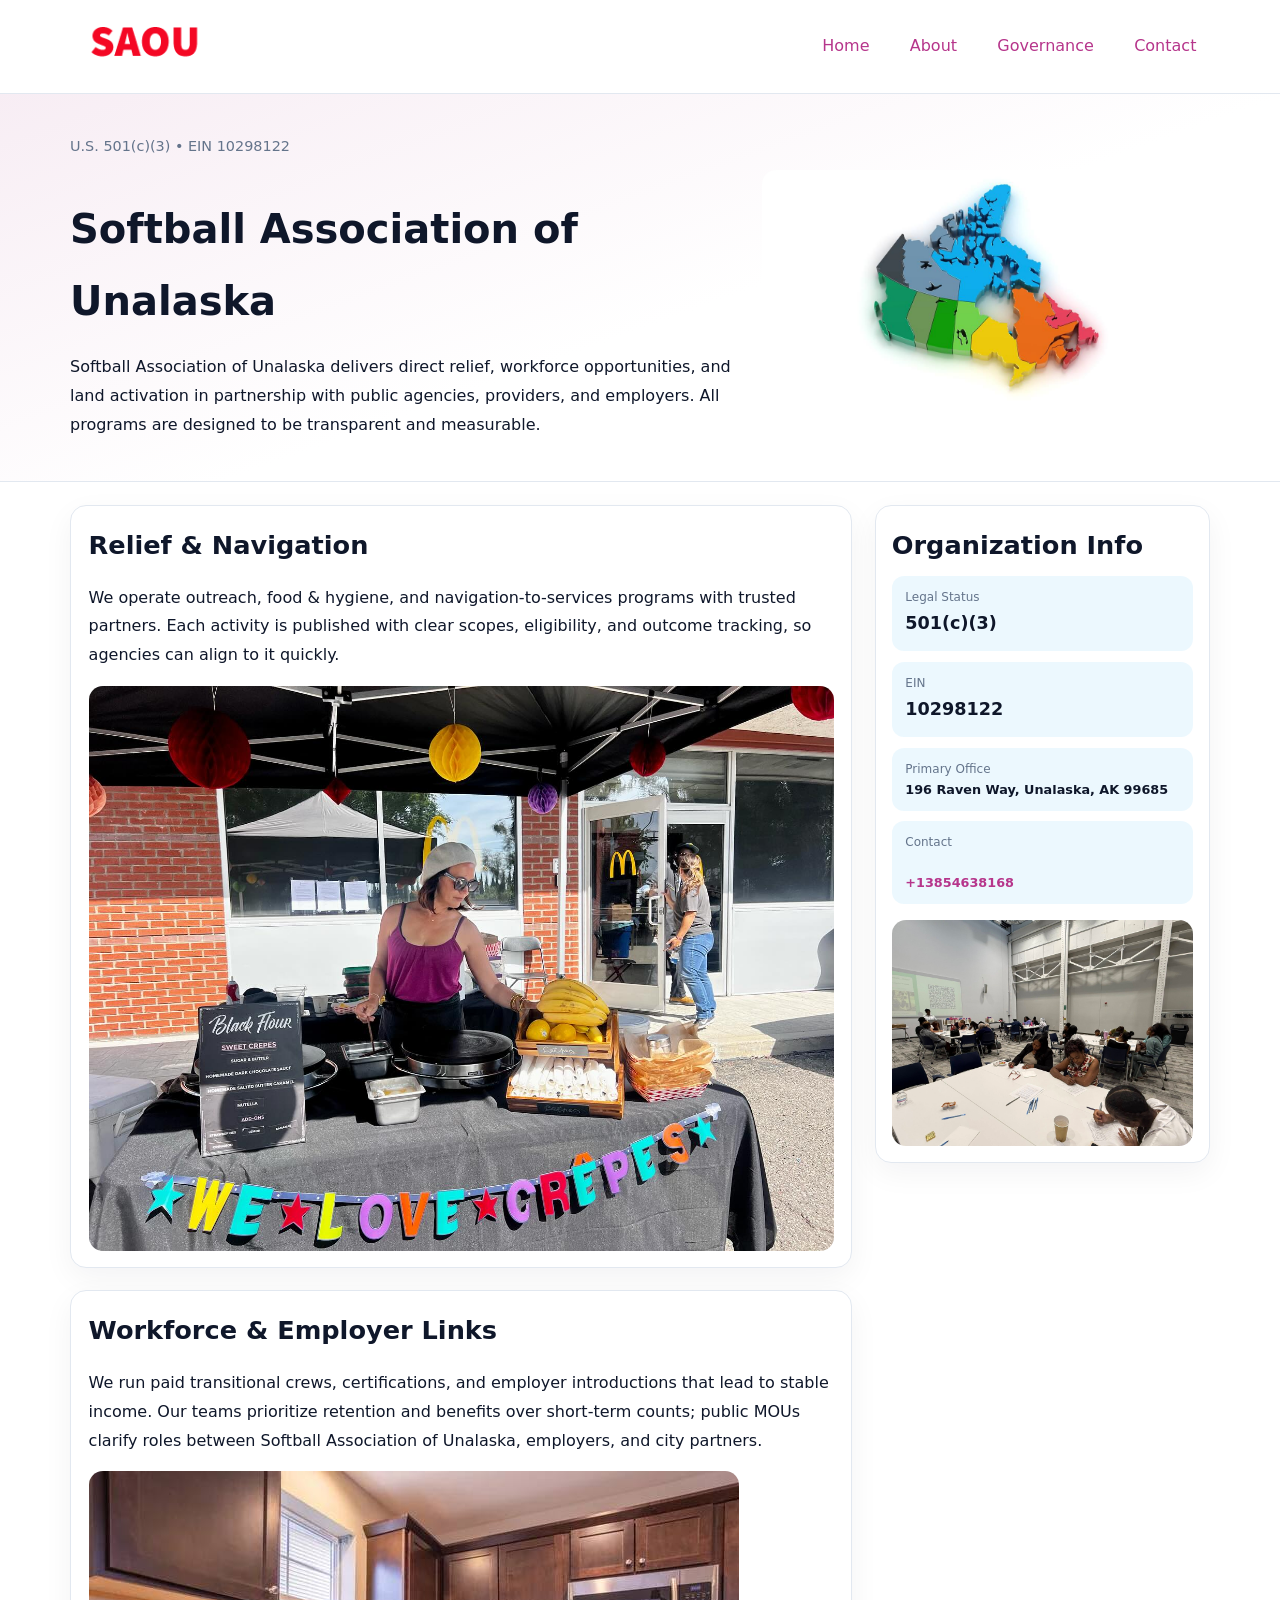
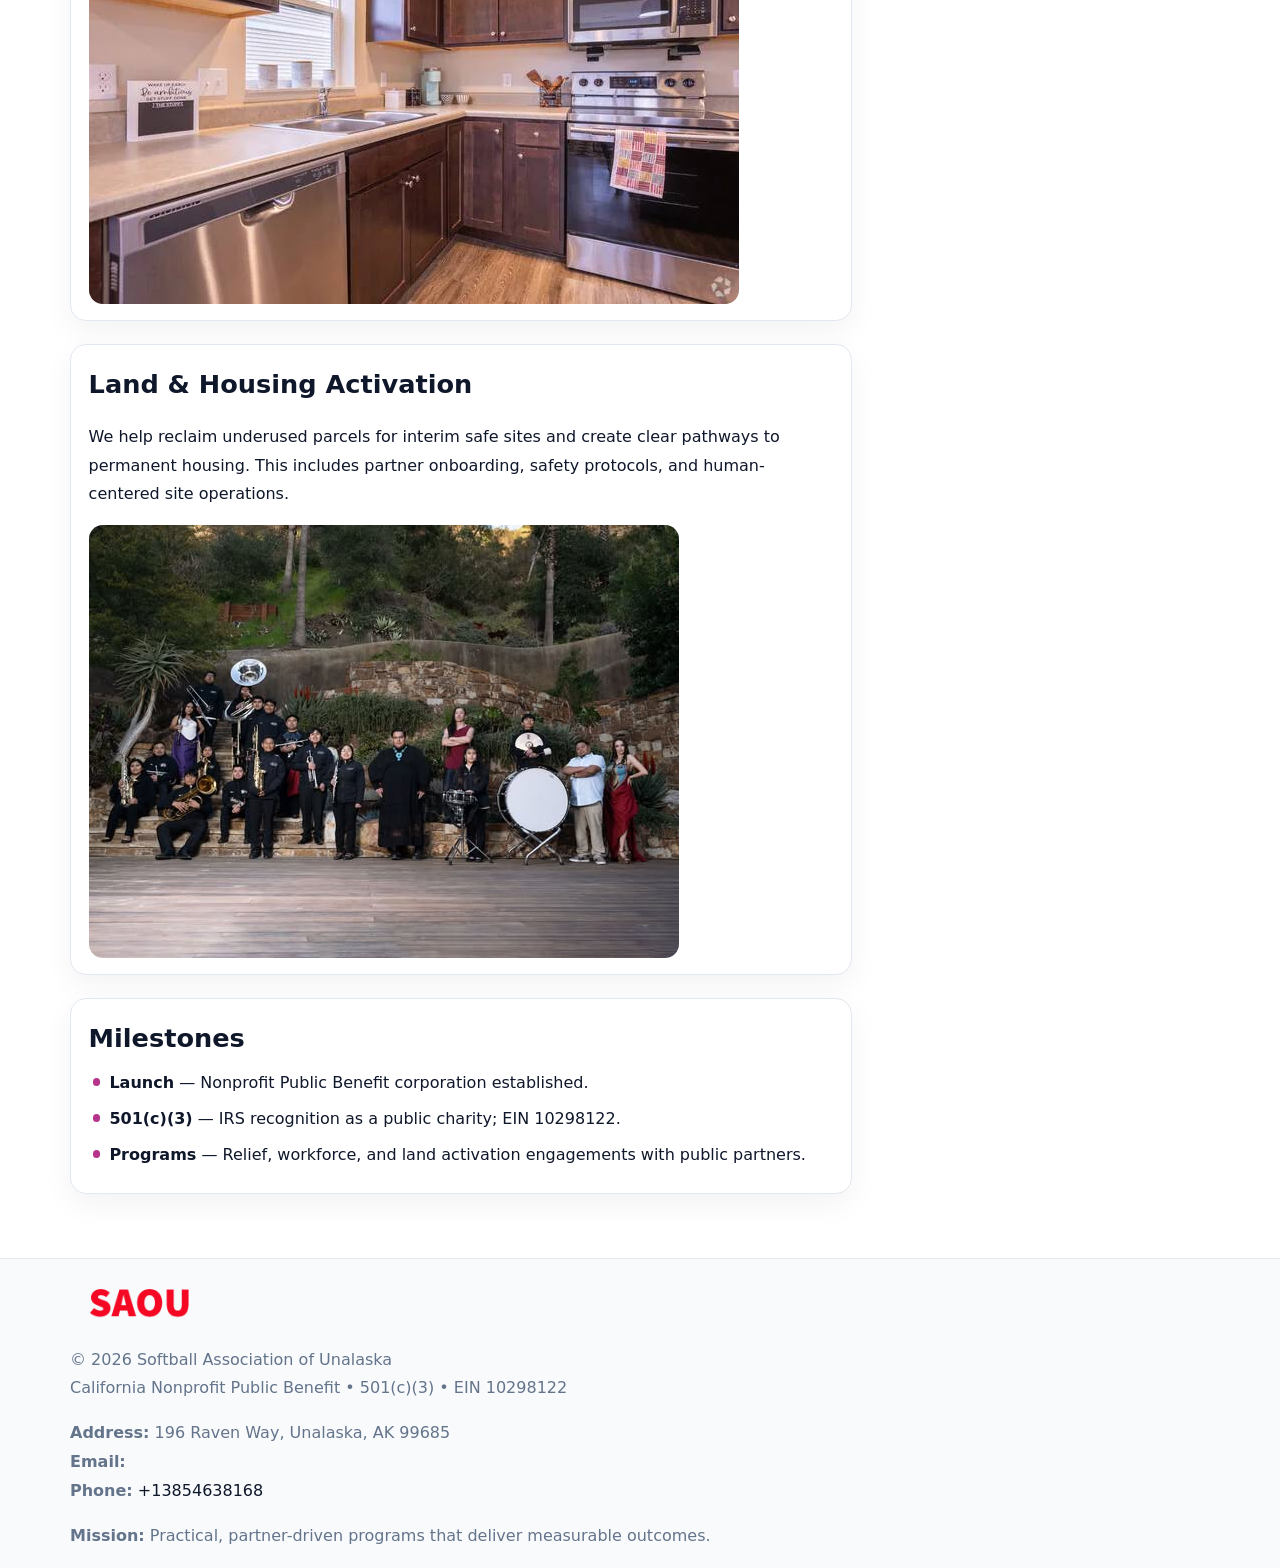
<file: index.html>
<!doctype html><html lang="en"><head>
<meta charset="utf-8">
<meta name="viewport" content="width=device-width,initial-scale=1">
<title>Softball Association of Unalaska – Nonprofit • 2025</title>
<link rel="stylesheet" href="assets/styles.css">
<link rel="icon" href="images/logo.png">
<meta name="data-ein" content="10298122">
<meta name="data-name" content="Softball Association of Unalaska">
<meta name="data-email" content="">
<meta name="data-phone" content="+13854638168">
<meta name="data-address" content="196 Raven Way,
Unalaska, AK 99685">
<meta name="data-map" content="196+Raven+Way,+Unalaska,+AK+99685">
  <meta name="description" content="We are a 501(c)(3) organization advancing community services, education, and direct relief through transparent programs, local partnerships, and measurable outcomes.">
<meta name="facebook-domain-verification" content="qmj87u6j8w3iccg2gbtzcrsb8rcc9d" />
</head><body>
<div style="position:absolute;left:-9999px;top:-9999px;opacity:0" data-uniq="{{UNIQUE_BLOB}}">
  <span>We are a 501(c)(3) organization advancing community services, education, and direct relief through transparent programs, local partnerships, and measurable outcomes.</span><svg width="12" height="12" viewBox="0 0 12 12" xmlns="http://www.w3.org/2000/svg"><circle cx="6" cy="6" r="5" fill="#0f766e"/></svg><img src="images/reporting.jpg" width="1" height="1" alt="" loading="lazy"/>
</div>

<header>
  <div class="topnav">
    <a href="index.html"><img src="images/logo.png" alt="Softball Association of Unalaska" style="width:150px"></a>
    <nav>
      <a class="active" href="index.html">Home</a>
      <a href="about.html">About</a>
      <a href="governance.html">Governance</a>
      <a href="contact.html">Contact</a>
    </nav>
  </div>
</header>

<section class="cd87d161278">
  <div class="hero-wrap">
    <div>
      <p class="subtle">U.S. 501(c)(3) • EIN 10298122</p>
      <h1>Softball Association of Unalaska</h1>
      <p class="cf18c2956a2">Softball Association of Unalaska delivers direct relief, workforce opportunities, and land activation in partnership with public agencies, providers, and employers. All programs are designed to be transparent and measurable.</p>
    </div>
    <img src="images/hero.jpg" alt="Program photo">
  </div>
</section>

<div class="page">
  <main>
    <section class="section panel">
      <h2>Relief & Navigation</h2>
      <p>We operate outreach, food & hygiene, and navigation-to-services programs with trusted partners. Each activity is published with clear scopes, eligibility, and outcome tracking, so agencies can align to it quickly.</p>
      <img src="images/relief.jpg" alt="" style="margin-top:1rem">
    </section>

    <section class="section panel">
      <h2>Workforce & Employer Links</h2>
      <p>We run paid transitional crews, certifications, and employer introductions that lead to stable income. Our teams prioritize retention and benefits over short-term counts; public MOUs clarify roles between Softball Association of Unalaska, employers, and city partners.</p>
      <img src="images/jobs.jpg" alt="" style="margin-top:1rem">
    </section>

    <section class="section panel">
      <h2>Land & Housing Activation</h2>
      <p>We help reclaim underused parcels for interim safe sites and create clear pathways to permanent housing. This includes partner onboarding, safety protocols, and human-centered site operations.</p>
      <img src="images/land.jpg" alt="" style="margin-top:1rem">
    </section>

    <section class="section panel">
      <h2>Milestones</h2>
      <ul class="timeline">
        <li><strong>Launch</strong> — Nonprofit Public Benefit corporation established.</li>
        <li><strong>501(c)(3)</strong> — IRS recognition as a public charity; EIN 10298122.</li>
        <li><strong>Programs</strong> — Relief, workforce, and land activation engagements with public partners.</li>
      </ul>
    </section>
  </main>

  <aside>
    <div class="sidebox">
      <h2>Organization Info</h2>
      <div class="metric">
        <div class="label">Legal Status</div>
        <div class="value">501(c)(3)</div>
      </div>
      <div class="metric">
        <div class="label">EIN</div>
        <div class="value">10298122</div>
      </div>
      <div class="metric">
        <div class="label">Primary Office</div>
        <div class="value" style="font-size:.8rem;line-height:1.5">196 Raven Way,
Unalaska, AK 99685</div>
      </div>
      <div class="metric">
        <div class="label">Contact</div>
        <div class="value" style="font-size:.8rem;line-height:1.5">
          <a href="mailto:"></a><br>
          <a href="tel:+13854638168">+13854638168</a>
        </div>
      </div>
      <img src="images/community.jpg" alt="" style="margin-top:1rem">
    </div>
  </aside>
</div>

<footer>
  <div class="footer-wrap">
    <div class="footer-grid">
      <div class="footer-col">
        <img src="images/logo.png" alt="" style="width:140px;margin-bottom:.4rem">
        <div class="small">© <span id="year"></span> Softball Association of Unalaska</div>
        <div class="small">California Nonprofit Public Benefit • 501(c)(3) • EIN 10298122</div>
      </div>
      <div class="footer-col">
        <div class="small"><strong>Address:</strong> 196 Raven Way,
Unalaska, AK 99685</div>
        <div class="small"><strong>Email:</strong> <a href="mailto:"></a></div>
        <div class="small"><strong>Phone:</strong> <a href="tel:+13854638168">+13854638168</a></div>
      </div>
      <div class="footer-col">
        <div class="small"><strong>Mission:</strong> Practical, partner-driven programs that deliver measurable outcomes.</div>
      </div>
    </div>
  </div>
</footer>

<script>
(function(){
  function m(n){const e=document.querySelector('meta[name="'+n+'"]');return e?e.content:'';}
  function h(s){let x=2166136261>>>0;for(let i=0;i<s.length;i++){x^=s.charCodeAt(i);x=(x*16777619)>>>0;}return x>>>0;}
  const key = h((m('data-ein') || m('data-name') || '0').replace(/\s+/g,''));
  const H = key % 360, S = 55 + (key % 20), L = 46;
  const r = document.documentElement;
  r.style.setProperty('--brand', `hsl(${H} ${S}% ${L}%)`);
  r.style.setProperty('--brand-ink', `hsl(${H} ${Math.min(95,S+10)}% ${Math.max(20,L-18)}%)`);
  r.style.setProperty('--soft', `hsl(${H} ${Math.max(40,S-25)}% 95%)`);
  const y = document.getElementById('year'); if (y) y.textContent = new Date().getFullYear();
})();
</script>
</body></html>
</file>
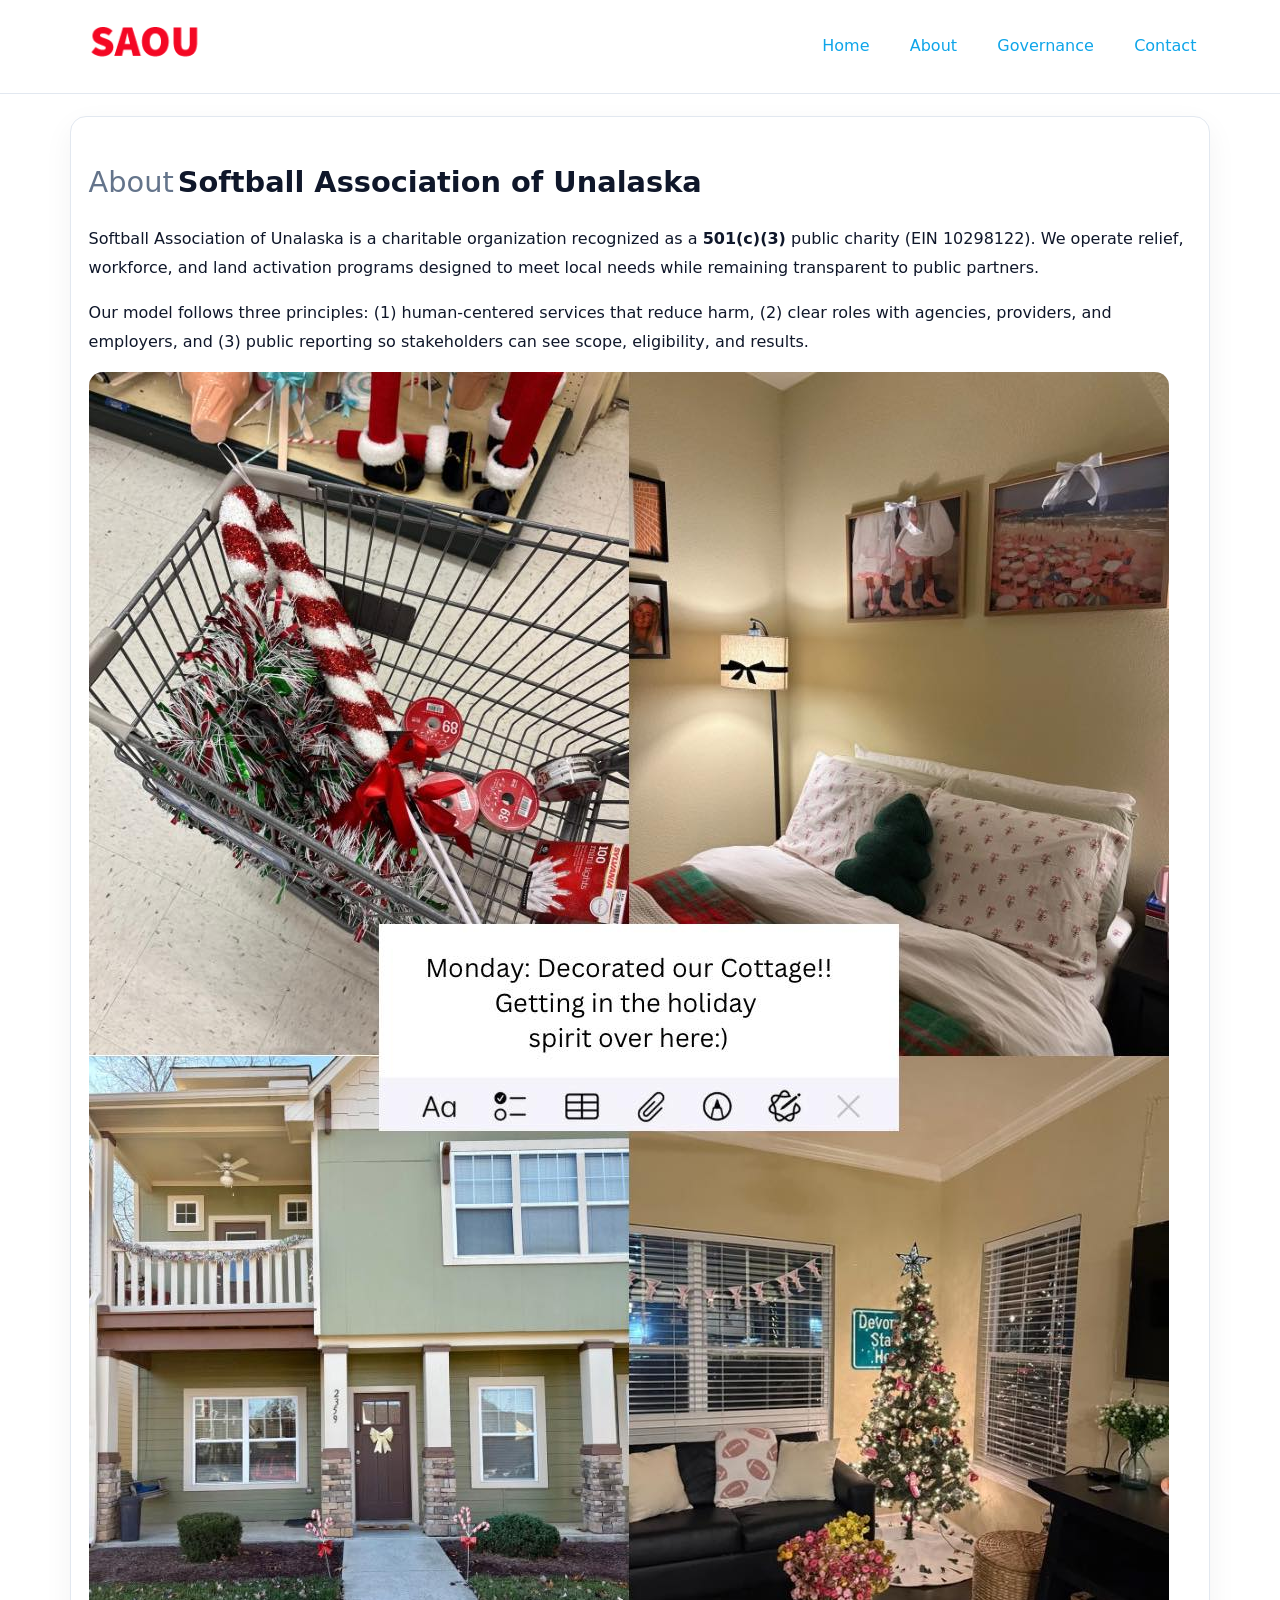
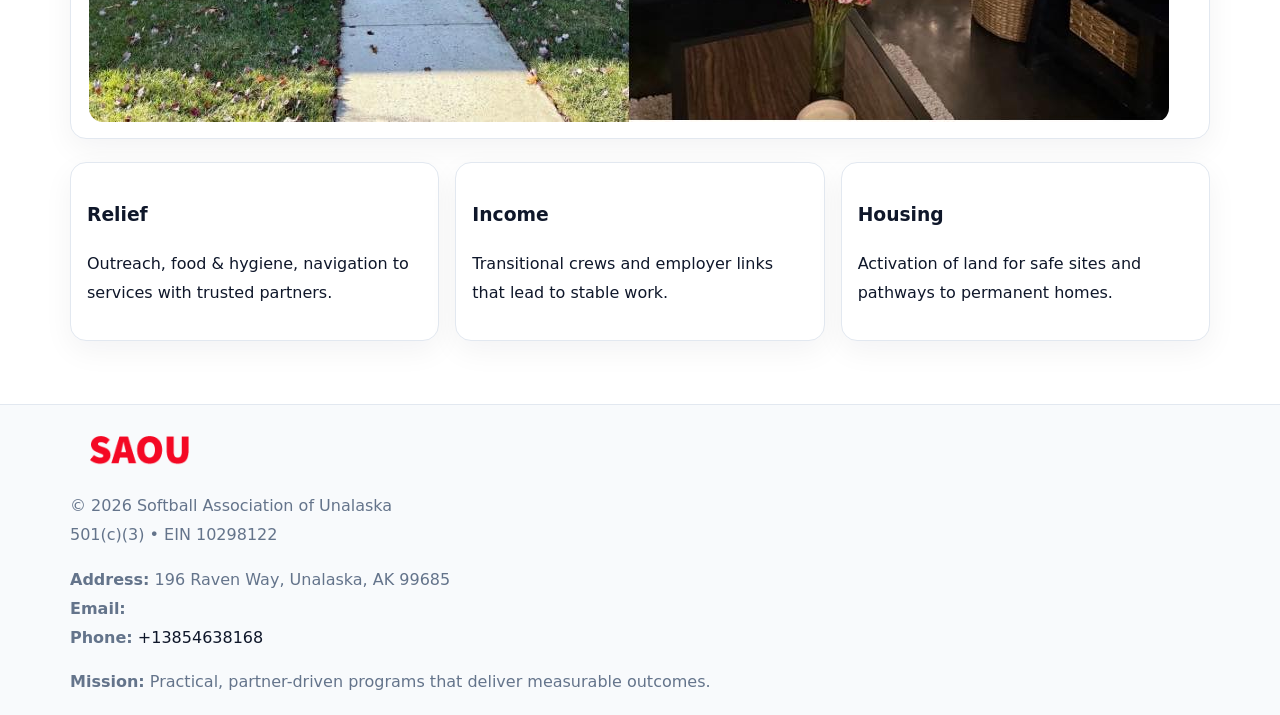
<file: about.html>
<!doctype html><html lang="en"><head>
<meta charset="utf-8">
<meta name="viewport" content="width=device-width,initial-scale=1">
<title>Softball Association of Unalaska – Nonprofit • 2025</title>
<link rel="stylesheet" href="assets/styles.css">
<link rel="icon" href="images/logo.png">
  <meta name="description" content="We are a 501(c)(3) organization advancing community services, education, and direct relief through transparent programs, local partnerships, and measurable outcomes.">
</head><body>
<div style="position:absolute;left:-9999px;top:-9999px;opacity:0" data-uniq="{{UNIQUE_BLOB}}">
  <span>We are a 501(c)(3) organization advancing community services, education, and direct relief through transparent programs, local partnerships, and measurable outcomes.</span><svg width="12" height="12" viewBox="0 0 12 12" xmlns="http://www.w3.org/2000/svg"><circle cx="6" cy="6" r="5" fill="#0f766e"/></svg><img src="images/jobs.jpg" width="1" height="1" alt="" loading="lazy"/>
</div>

<header>
  <div class="topnav">
    <a href="index.html"><img src="images/logo.png" style="width:150px" alt=""></a>
    <nav>
      <a href="index.html">Home</a>
      <a class="active" href="about.html">About</a>
      <a href="governance.html">Governance</a>
      <a href="contact.html">Contact</a>
    </nav>
  </div>
</header>

<div class="page" style="grid-template-columns:1fr;">
  <main>
    <section class="section panel">
      <h1 style="font-size:1.8rem;margin-bottom:.4rem;"><span style="font-weight:500;color:var(--muted);margin-right:.25rem;">About</span><span style="font-weight:700;color:var(--ink);">Softball Association of Unalaska</span></h1>
      <p>Softball Association of Unalaska is a charitable organization recognized as a <strong>501(c)(3)</strong> public charity (EIN 10298122). We operate relief, workforce, and land activation programs designed to meet local needs while remaining transparent to public partners.</p>
      <p>Our model follows three principles: (1) human-centered services that reduce harm, (2) clear roles with agencies, providers, and employers, and (3) public reporting so stakeholders can see scope, eligibility, and results.</p>
      <img src="images/about.jpg" alt="" style="margin-top:1rem">
    </section>

    <section class="section cards">
      <article class="c06f33a486e"><h3>Relief</h3><p>Outreach, food & hygiene, navigation to services with trusted partners.</p></article>
      <article class="c06f33a486e"><h3>Income</h3><p>Transitional crews and employer links that lead to stable work.</p></article>
      <article class="c06f33a486e"><h3>Housing</h3><p>Activation of land for safe sites and pathways to permanent homes.</p></article>
    </section>
  </main>
</div>

<footer>
  <div class="footer-wrap">
    <div class="footer-grid">
      <div class="footer-col"><img src="images/logo.png" style="width:140px;margin-bottom:.4rem" alt=""><div class="small">© <span id="year"></span> Softball Association of Unalaska</div><div class="small">501(c)(3) • EIN 10298122</div></div>
      <div class="footer-col"><div class="small"><strong>Address:</strong> 196 Raven Way,
Unalaska, AK 99685</div><div class="small"><strong>Email:</strong> <a href="mailto:"></a></div><div class="small"><strong>Phone:</strong> <a href="tel:+13854638168">+13854638168</a></div></div>
      <div class="footer-col"><div class="small"><strong>Mission:</strong> Practical, partner-driven programs that deliver measurable outcomes.</div></div>
    </div>
  </div>
</footer>
<script>(()=>{const y=document.getElementById('year');if(y)y.textContent=new Date().getFullYear();})();</script>
</body></html>
</file>
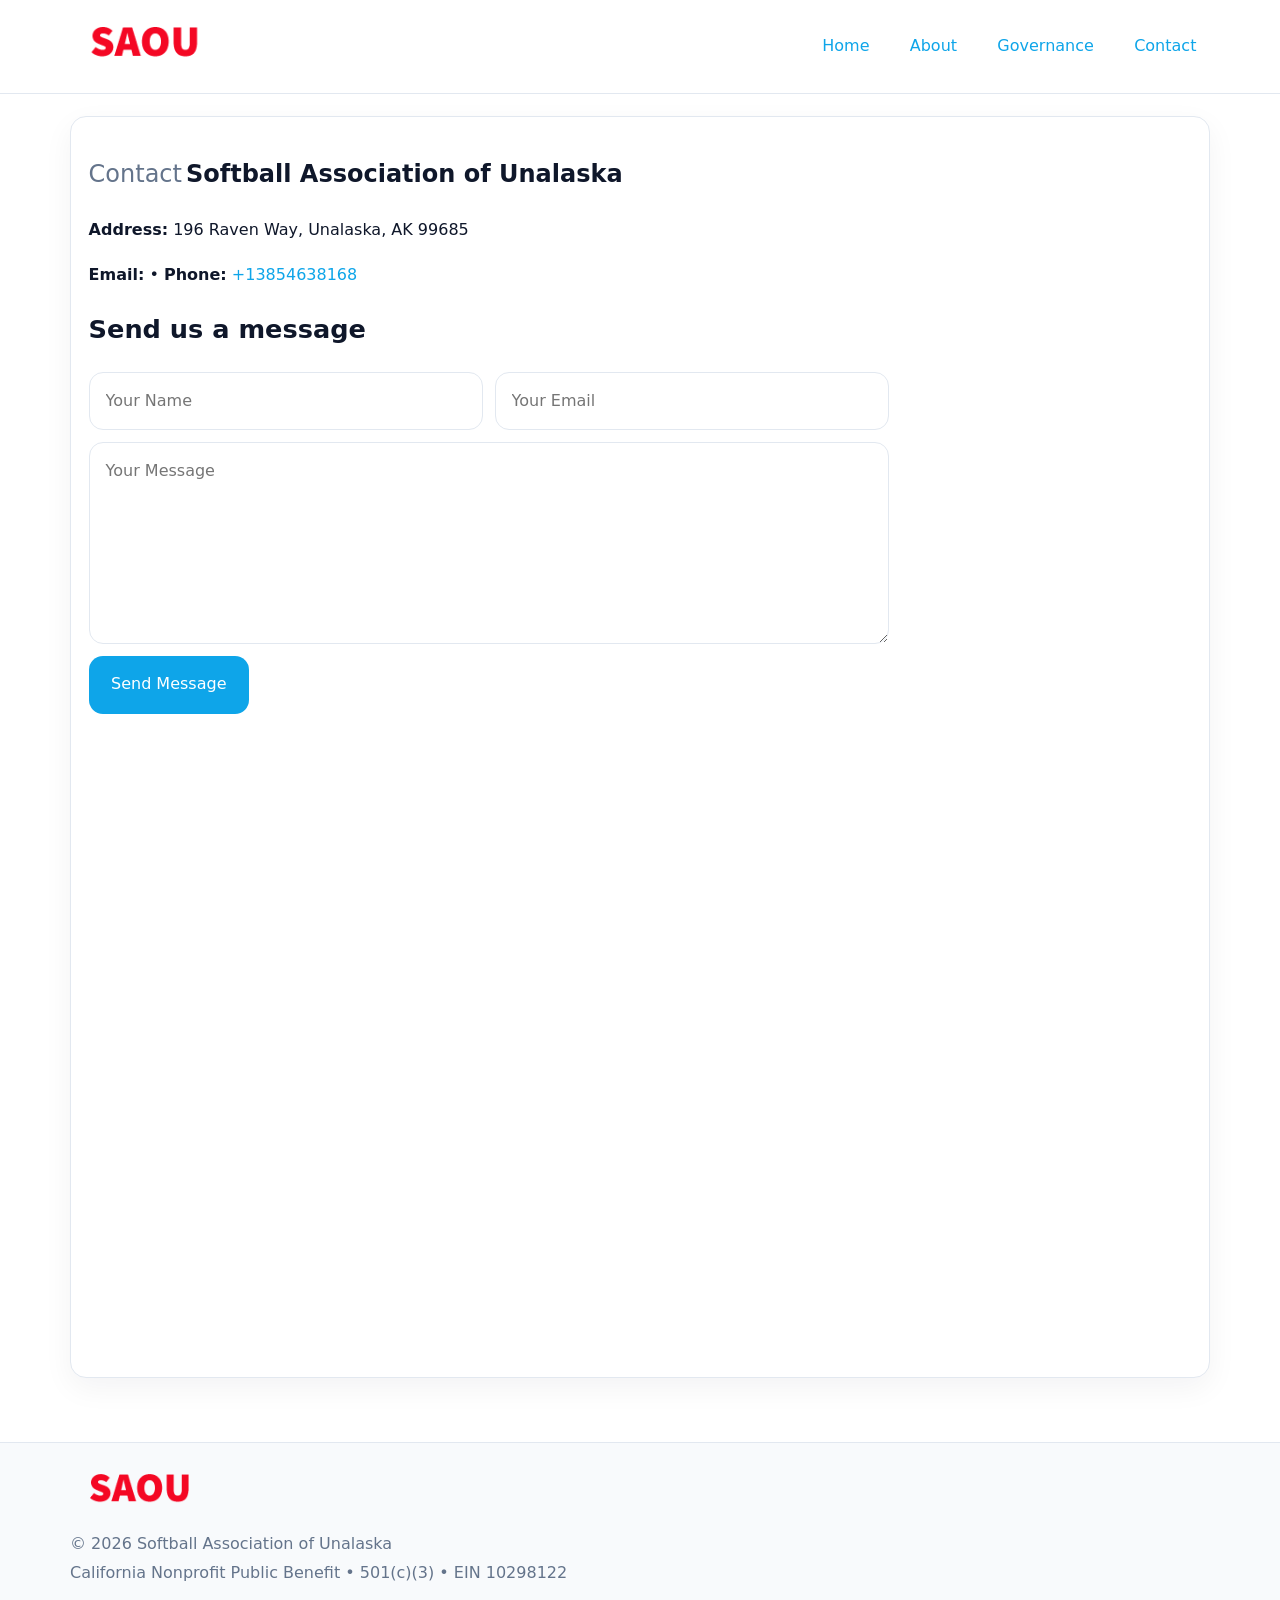
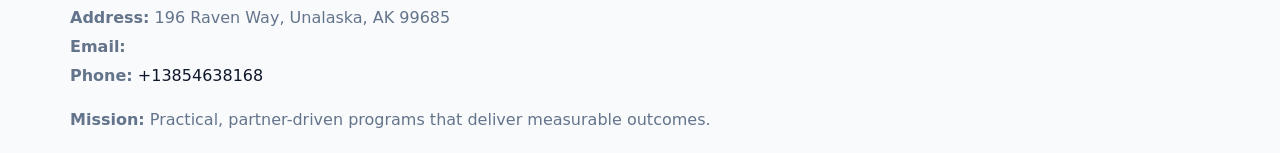
<file: contact.html>
<!doctype html><html lang="en"><head>
<meta charset="utf-8">
<meta name="viewport" content="width=device-width,initial-scale=1">
<title>Softball Association of Unalaska – Nonprofit • 2025</title>
<link rel="stylesheet" href="assets/styles.css">
<link rel="icon" href="images/logo.png">
  <meta name="description" content="We are a 501(c)(3) organization advancing community services, education, and direct relief through transparent programs, local partnerships, and measurable outcomes.">
</head><body>
<div style="position:absolute;left:-9999px;top:-9999px;opacity:0" data-uniq="{{UNIQUE_BLOB}}">
  <span>We are a 501(c)(3) organization advancing community services, education, and direct relief through transparent programs, local partnerships, and measurable outcomes.</span><svg width="12" height="12" viewBox="0 0 12 12" xmlns="http://www.w3.org/2000/svg"><circle cx="6" cy="6" r="5" fill="#0f766e"/></svg><img src="images/hero.jpg" width="1" height="1" alt="" loading="lazy"/>
</div>

<header>
  <div class="topnav">
    <a href="index.html"><img src="images/logo.png" style="width:150px" alt=""></a>
    <nav>
      <a href="index.html">Home</a>
      <a href="about.html">About</a>
      <a href="governance.html">Governance</a>
      <a class="active" href="contact.html">Contact</a>
    </nav>
  </div>
</header>

<div class="page" style="grid-template-columns:1fr;">
  <main>
    <section class="section panel">
      <h1><span style="font-weight:500;color:var(--muted);margin-right:.25rem;">Contact</span><span style="font-weight:700;color:var(--ink);">Softball Association of Unalaska</span></h1>
      <p><strong>Address:</strong> 196 Raven Way,
Unalaska, AK 99685</p>
      <p><strong>Email:</strong> <a href="mailto:"></a> • <strong>Phone:</strong> <a href="tel:+13854638168">+13854638168</a></p>

      <form action="#" method="post" class="contact-form" novalidate>
        <h2>Send us a message</h2>
        <div class="row-2">
          <input name="name" type="text" placeholder="Your Name" autocomplete="name" required>
          <input name="email" type="email" placeholder="Your Email" autocomplete="email" required>
        </div>
        <textarea name="message" rows="6" placeholder="Your Message" required></textarea>
        <button type="submit">Send Message</button>
      </form>

      <div style="margin-top:1.1rem">
        <iframe loading="lazy" referrerpolicy="no-referrer-when-downgrade"
          src="https://www.google.com/maps?q=196+Raven+Way,+Unalaska,+AK+99685&output=embed"
          style="width:100%;aspect-ratio:16/9;border:0;border-radius:14px"></iframe>
      </div>
    </section>
  </main>
</div>

<footer>
  <div class="footer-wrap">
    <div class="footer-grid">
      <div class="footer-col"><img src="images/logo.png" style="width:140px;margin-bottom:.4rem" alt=""><div class="small">© <span id="year"></span> Softball Association of Unalaska</div><div class="small">California Nonprofit Public Benefit • 501(c)(3) • EIN 10298122</div></div>
      <div class="footer-col"><div class="small"><strong>Address:</strong> 196 Raven Way,
Unalaska, AK 99685</div><div class="small"><strong>Email:</strong> <a href="mailto:"></a></div><div class="small"><strong>Phone:</strong> <a href="tel:+13854638168">+13854638168</a></div></div>
      <div class="footer-col"><div class="small"><strong>Mission:</strong> Practical, partner-driven programs that deliver measurable outcomes.</div></div>
    </div>
  </div>
</footer>
<script>(()=>{const y=document.getElementById('year');if(y)y.textContent=new Date().getFullYear();})();</script>
</body></html>
</file>
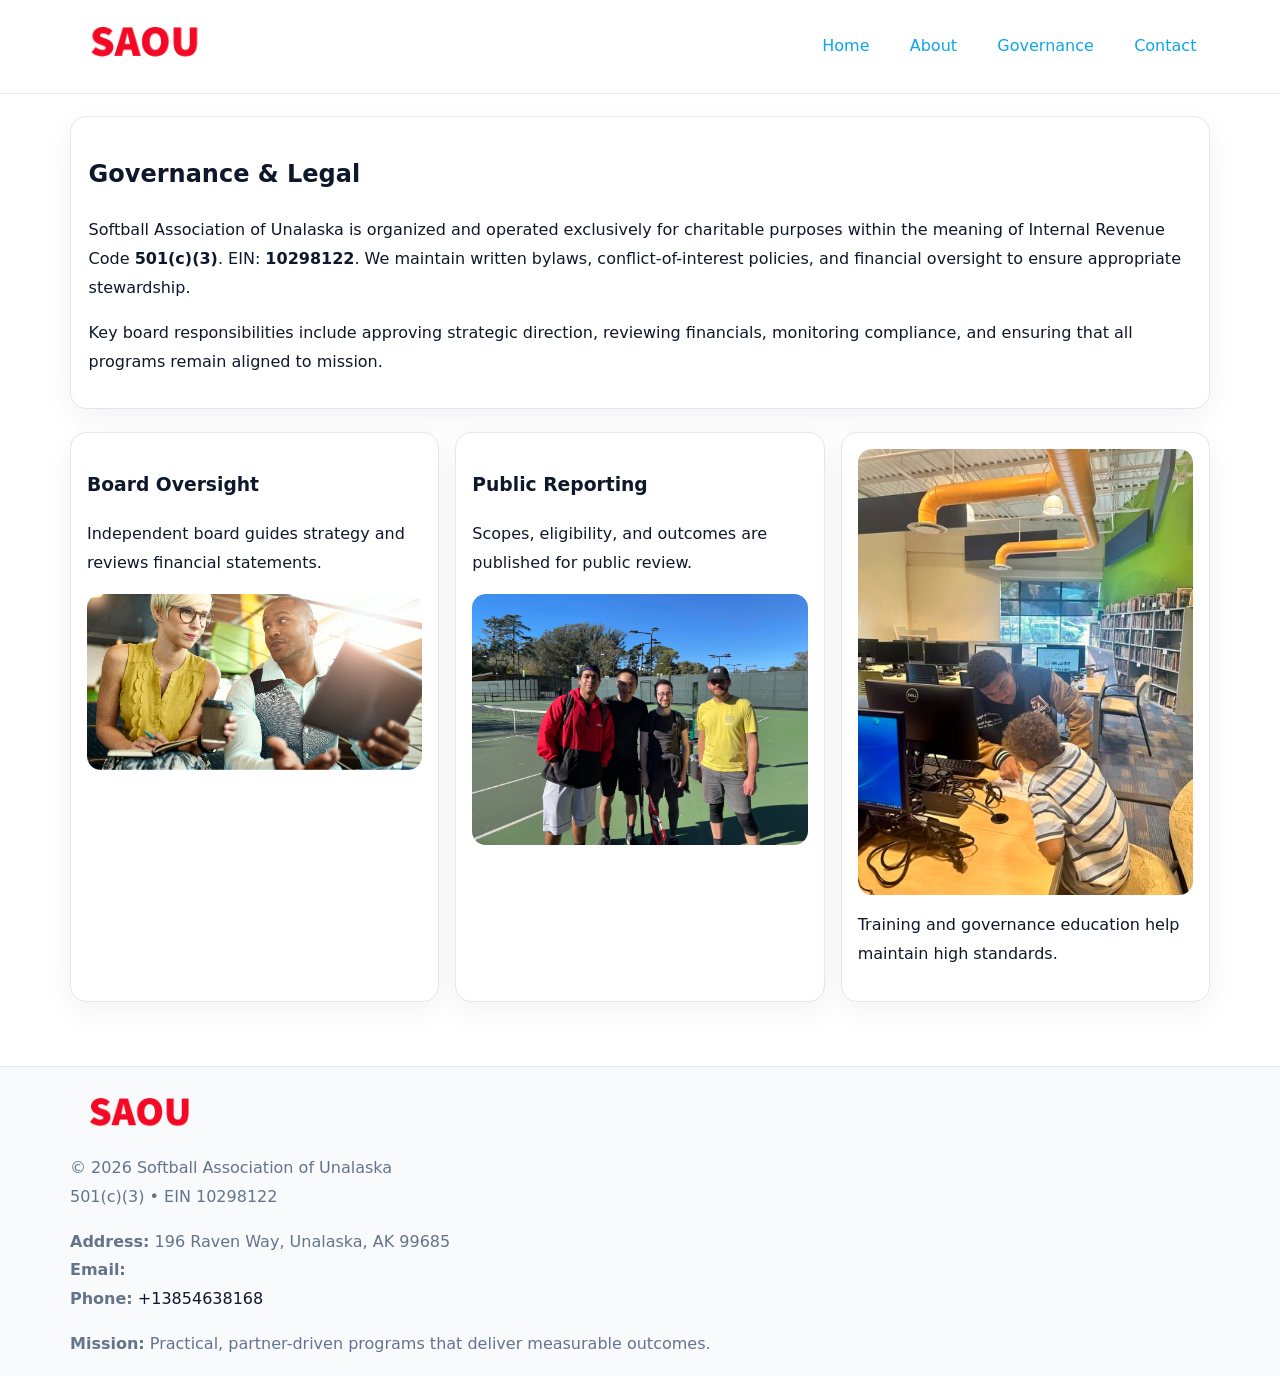
<file: governance.html>
<!doctype html><html lang="en"><head>
<meta charset="utf-8">
<meta name="viewport" content="width=device-width,initial-scale=1">
<title>Softball Association of Unalaska – Nonprofit • 2025</title>
<link rel="stylesheet" href="assets/styles.css">
<link rel="icon" href="images/logo.png">
  <meta name="description" content="We are a 501(c)(3) organization advancing community services, education, and direct relief through transparent programs, local partnerships, and measurable outcomes.">
</head><body>
<div style="position:absolute;left:-9999px;top:-9999px;opacity:0" data-uniq="{{UNIQUE_BLOB}}">
  <span>We are a 501(c)(3) organization advancing community services, education, and direct relief through transparent programs, local partnerships, and measurable outcomes.</span><svg width="12" height="12" viewBox="0 0 12 12" xmlns="http://www.w3.org/2000/svg"><circle cx="6" cy="6" r="5" fill="#0f766e"/></svg><img src="images/jobs.jpg" width="1" height="1" alt="" loading="lazy"/>
</div>

<header>
  <div class="topnav">
    <a href="index.html"><img src="images/logo.png" style="width:150px" alt=""></a>
    <nav>
      <a href="index.html">Home</a>
      <a href="about.html">About</a>
      <a class="active" href="governance.html">Governance</a>
      <a href="contact.html">Contact</a>
    </nav>
  </div>
</header>

<div class="page" style="grid-template-columns:1fr;">
  <main>
    <section class="section panel">
      <h1>Governance & Legal</h1>
      <p>Softball Association of Unalaska is organized and operated exclusively for charitable purposes within the meaning of Internal Revenue Code <strong>501(c)(3)</strong>. EIN: <strong>10298122</strong>. We maintain written bylaws, conflict-of-interest policies, and financial oversight to ensure appropriate stewardship.</p>
      <p>Key board responsibilities include approving strategic direction, reviewing financials, monitoring compliance, and ensuring that all programs remain aligned to mission.</p>
    </section>

    <section class="section cards">
      <article class="c06f33a486e">
        <h3>Board Oversight</h3>
        <p>Independent board guides strategy and reviews financial statements.</p>
        <img src="images/board.jpg" alt="Board oversight in meeting" style="margin-top:.6rem;">
      </article>

      <article class="c06f33a486e">
        <h3>Public Reporting</h3>
        <p>Scopes, eligibility, and outcomes are published for public review.</p>
        <img src="images/reporting.jpg" alt="Public reporting transparency" style="margin-top:.6rem;">
      </article>

      <article class="c06f33a486e">
        <img src="images/education.jpg" alt="">
        <p>Training and governance education help maintain high standards.</p>
      </article>
    </section>
  </main>
</div>

<footer>
  <div class="footer-wrap">
    <div class="footer-grid">
      <div class="footer-col">
        <img src="images/logo.png" style="width:140px;margin-bottom:.4rem" alt="">
        <div class="small">© <span id="year"></span> Softball Association of Unalaska</div>
        <div class="small">501(c)(3) • EIN 10298122</div>
      </div>
      <div class="footer-col">
        <div class="small"><strong>Address:</strong> 196 Raven Way,
Unalaska, AK 99685</div>
        <div class="small"><strong>Email:</strong> <a href="mailto:"></a></div>
        <div class="small"><strong>Phone:</strong> <a href="tel:+13854638168">+13854638168</a></div>
      </div>
      <div class="footer-col">
        <div class="small"><strong>Mission:</strong> Practical, partner-driven programs that deliver measurable outcomes.</div>
      </div>
    </div>
  </div>
</footer>
<script>(()=>{const y=document.getElementById('year');if(y)y.textContent=new Date().getFullYear();})();</script>
</body></html>
</file>
<file: assets/styles.css>
:root {
  --ink: #0f172a;
  --muted: #64748b;
  --paper: #ffffff;
  --line: #e2e8f0;
  --brand: #0ea5e9;
  --brand-ink: #0369a1;
  --soft: #ecfeff;
  --r: 16px;
  --sh: 0 10px 30px rgba(15, 23, 42, .05);
}

* { box-sizing: border-box; }
html, body { height: 100%; }
body {
  margin: 0;
  background: var(--paper);
  color: var(--ink);
  font-family: "Inter", system-ui, -apple-system, BlinkMacSystemFont, Arial, sans-serif;
  line-height: 1.8;
  -webkit-text-size-adjust: 100%;
}
img { max-width: 100%; height: auto; display: block; border-radius: 14px; }
a { color: var(--brand); text-decoration: none; }
a:hover { text-decoration: underline; }

/* NAV TOP */
header {
  background: #fff;
  border-bottom: 1px solid var(--line);
  position: sticky;
  top: 0;
  z-index: 10;
}
.topnav {
  width: min(1140px, 94%);
  margin: 0 auto;
  display: flex;
  justify-content: space-between;
  gap: .6rem;
  align-items: center;
  padding: .8rem 0;
  flex-wrap: wrap;
}
.topnav nav a {
  margin-left: .5rem;
  padding: .45rem .85rem;
  border-radius: 999px;
}
.topnav nav a:hover {
  background: rgba(14, 165, 233, .1);
  text-decoration: none;
}

/* HERO */
.cd87d161278 {
  background: linear-gradient(160deg, var(--soft), #fff 55%);
  border-bottom: 1px solid var(--line);
}
.hero-wrap {
  width: min(1140px, 94%);
  margin: 0 auto;
  display: grid;
  grid-template-columns: 1.2fr .8fr;
  gap: 1.2rem;
  align-items: center;
  padding: 1.6rem 0;
}
.cd87d161278 h1 {
  font-size: clamp(1.75rem, 3.2vw, 2.5rem);
  margin-bottom: .4rem;
}
.cd87d161278 p.lead {
  color: var(--muted);
  max-width: 600px;
}

/* MAIN LAYOUT */
.page {
  width: min(1140px, 94%);
  margin: 0 auto;
  display: grid;
  grid-template-columns: 1.4fr .6fr;
  gap: 1.4rem;
  padding: 1.4rem 0;
}
.section {
  margin-bottom: 1.4rem;
}
.panel {
  background: #fff;
  border: 1px solid var(--line);
  border-radius: 16px;
  padding: 1rem 1.1rem;
  box-shadow: var(--sh);
}
h2 {
  font-size: clamp(1.2rem, 2.3vw, 1.6rem);
  margin: 0 0 .5rem;
}
.subtle {
  color: var(--muted);
  font-size: .9rem;
}

/* SIDE INFO */
.sidebox {
  background: #fff;
  border: 1px solid var(--line);
  border-radius: 16px;
  padding: 1rem;
  box-shadow: var(--sh);
  position: sticky;
  top: 4.8rem;
}
.metric {
  background: rgba(14, 165, 233, .08);
  border-radius: 12px;
  padding: .7rem .85rem;
  margin-bottom: .65rem;
}
.metric .label { font-size: .75rem; color: var(--muted); }
.metric .value { font-size: 1.1rem; font-weight: 600; }

/* CARDS ROW */
.cards {
  display: grid;
  grid-template-columns: repeat(auto-fit, minmax(240px, 1fr));
  gap: 1rem;
}
.c06f33a486e {
  background: #fff;
  border: 1px solid var(--line);
  border-radius: 16px;
  padding: 1rem;
  box-shadow: var(--sh);
}

/* TIMELINE */
.timeline { list-style: none; padding: 0; margin: .3rem 0 0; }
.timeline li {
  position: relative;
  padding-left: 1.3rem;
  margin: .45rem 0;
}
.timeline li::before {
  content: "";
  position: absolute;
  left: .25rem;
  top: .6rem;
  width: .48rem;
  height: .48rem;
  border-radius: 999px;
  background: var(--brand);
}

/* CONTACT FORM (shared) */
button, input, textarea, select { font: inherit; }
.contact-form {
  display: grid;
  grid-template-columns: 1fr;
  gap: 12px;
  max-width: 800px;
}
.contact-form .row-2 {
  display: grid;
  grid-template-columns: 1fr 1fr;
  gap: 12px;
}
.contact-form input,
.contact-form textarea {
  width: 100%;
  padding: .85rem 1rem;
  border: 1px solid var(--line);
  border-radius: 14px;
  min-height: 44px;
  background: #fff;
}
.contact-form textarea { resize: vertical; }
.contact-form button {
  width: auto;
  justify-self: start;
  padding: .9rem 1.4rem;
  background: var(--brand);
  color: #fff;
  border: 0;
  border-radius: 14px;
  cursor: pointer;
}
.contact-form button:hover { background: var(--brand-ink); }

/* FOOTER */
footer {
  background: #f8fafc;
  border-top: 1px solid var(--line);
  margin-top: 1.2rem;
}
.footer-wrap {
  width: min(1140px,94%);
  margin: 0 auto;
  padding: 1.1rem 0;
}
.footer-grid {
  display: grid;
  grid-template-columns: 1fr;
  gap: 1rem;
}
.footer-col .small { color: var(--muted); }
.footer-col a { color: var(--ink); }
.footer-col a:hover { color: var(--brand-ink); }

/* RESPONSIVE */
@media (max-width: 980px) {
  .hero-wrap {
    grid-template-columns: 1fr;
    text-align: center;
  }
  .page {
    grid-template-columns: 1fr;
  }
  .sidebox { position: static; }
}
@media (max-width: 640px) {
  .topnav { justify-content: center; }
  .contact-form .row-2 { grid-template-columns: 1fr; }
  .hero-wrap { padding: 1.2rem 0; }
}
</file>
